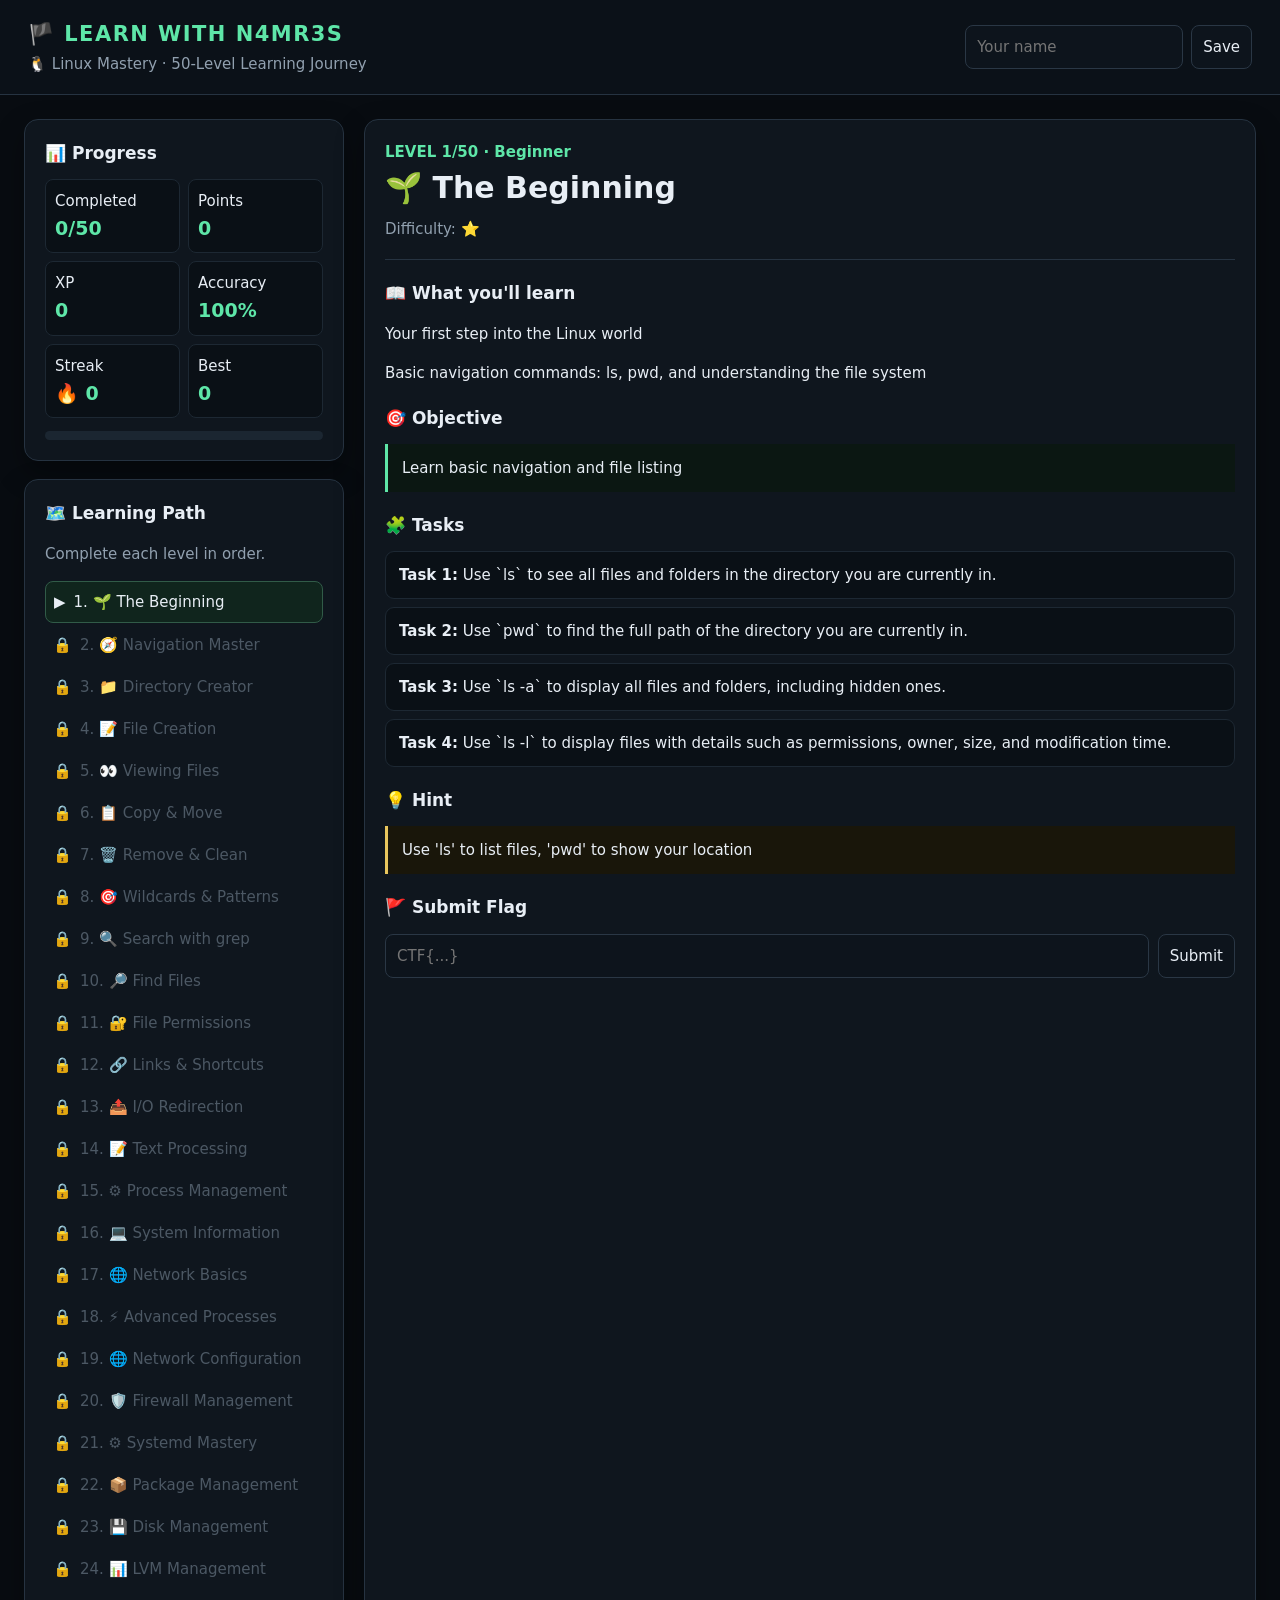
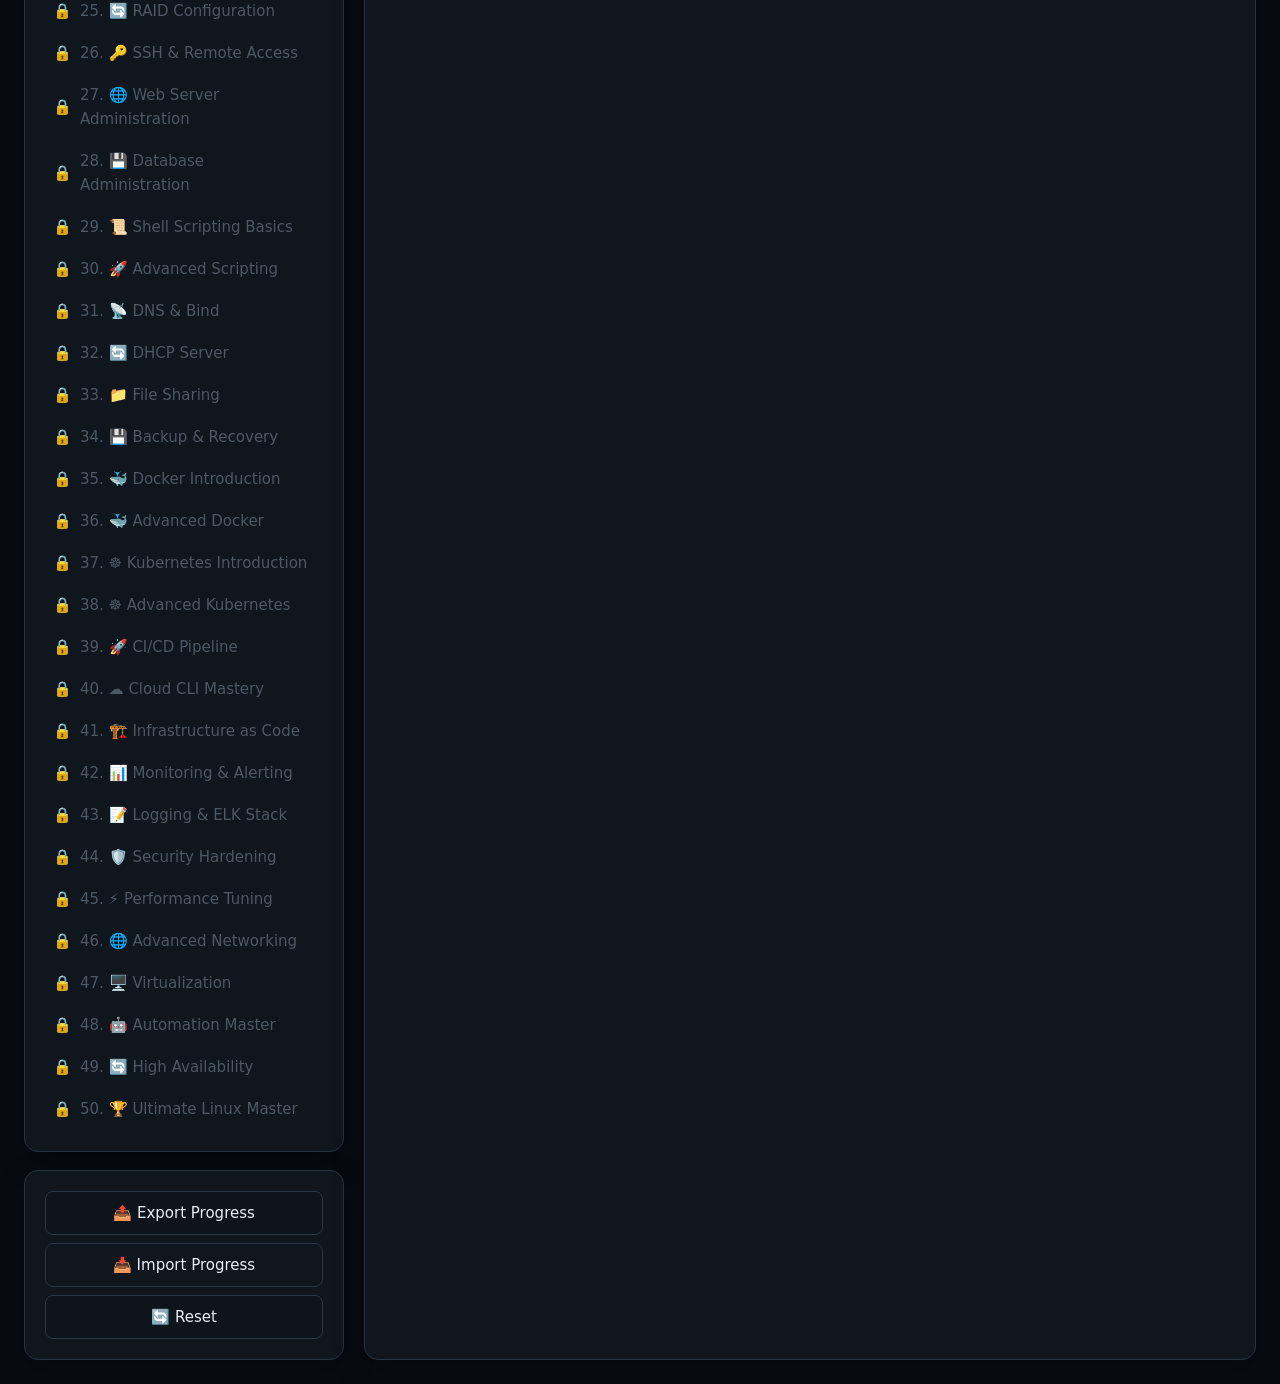
<file: index.html>
<!DOCTYPE html>
<html lang="en">
<head>
    <meta charset="UTF-8">
    <meta name="viewport" content="width=device-width, initial-scale=1.0">
    <meta http-equiv="refresh" content="0; url=portal/">
    <title>LEARN WITH N4MR3S — Linux Mastery</title>
</head>
<body>
    <p>Opening LEARN WITH N4MR3S...</p>
    <p>
        <a href="portal/">Open the Learning Portal</a>
    </p>
</body>
</html>
</file>
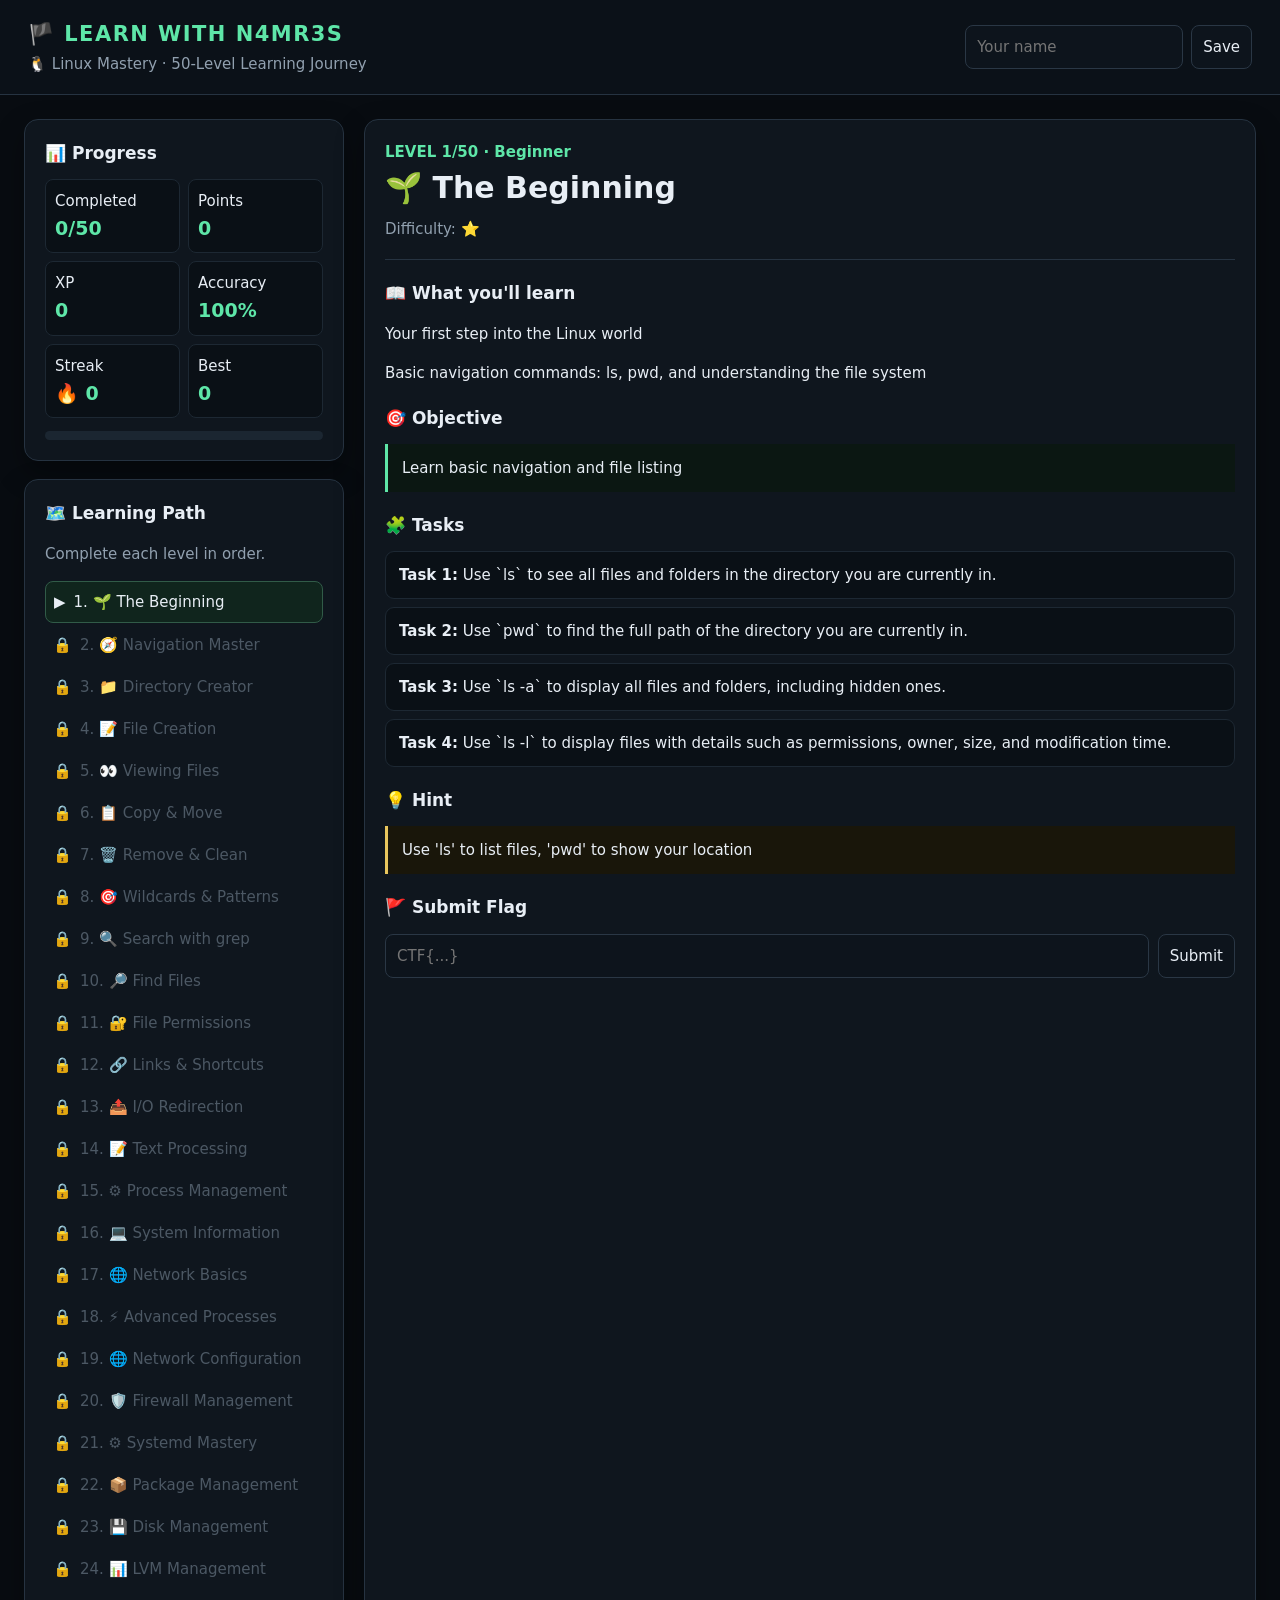
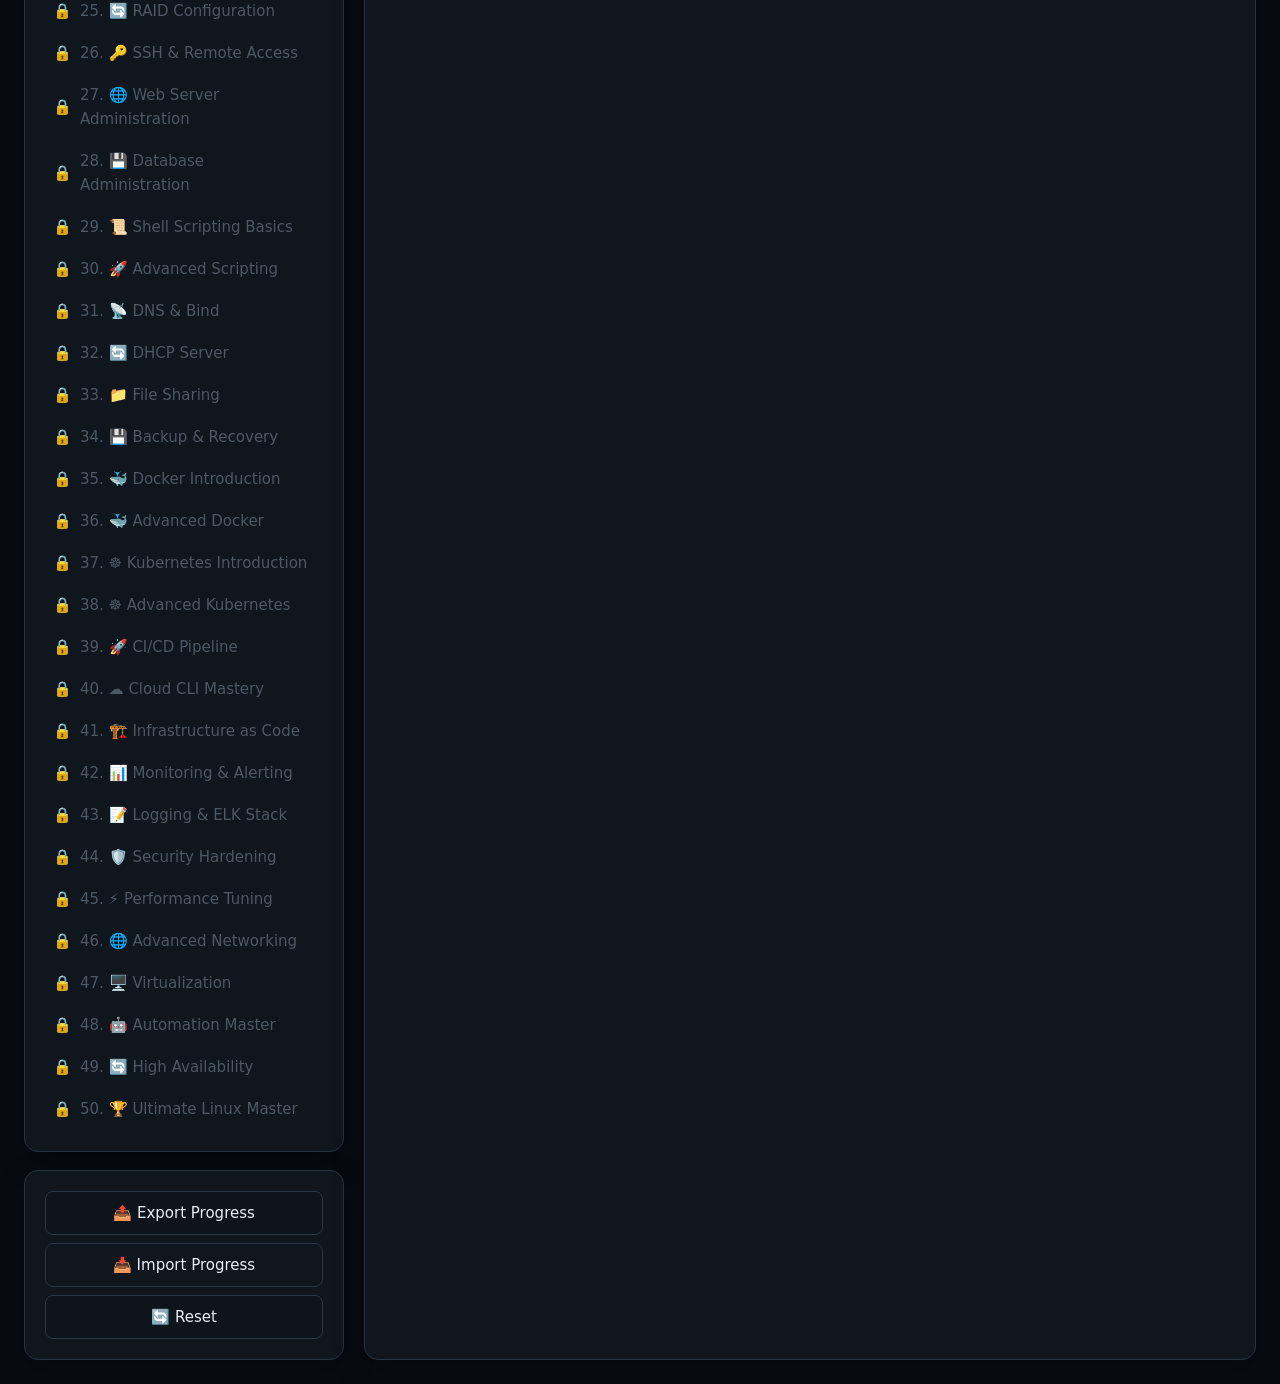
<file: portal/index.html>
<!doctype html>
<html lang="en">
<head>
<meta charset="utf-8">
<meta name="viewport" content="width=device-width,initial-scale=1">
<title>LEARN WITH N4MR3S — Linux Mastery</title>
<link rel="stylesheet" href="style.css">
</head>
<body>
<header>
  <div>
    <div class="brand">🏴 LEARN WITH N4MR3S</div>
    <div class="tag">🐧 Linux Mastery · 50-Level Learning Journey</div>
  </div>
  <div class="player"><input id="name" placeholder="Your name" maxlength="30"><button id="saveName">Save</button></div>
</header>

<main>
  <aside>
    <section class="card">
      <h2>📊 Progress</h2>
      <div id="stats"></div>
      <div class="bar"><span id="bar"></span></div>
    </section>
    <section class="card">
      <h2>🗺️ Learning Path</h2>
      <p class="muted">Complete each level in order.</p>
      <div id="levels"></div>
    </section>
    <section class="card tools">
      <button id="export">📤 Export Progress</button>
      <label>📥 Import Progress <input id="import" type="file" accept=".json"></label>
      <button id="reset" class="danger">🔄 Reset</button>
    </section>
  </aside>

  <section id="main" class="card"></section>
</main>

<script src="challenges.js"></script>
<script src="app.js"></script>
</body>
</html>
</file>
<file: portal/style.css>
*{box-sizing:border-box}body{margin:0;background:#080c11;color:#e8eef5;font:15px/1.6 system-ui,sans-serif}header{padding:18px 28px;border-bottom:1px solid #263341;background:#0b1118;display:flex;justify-content:space-between;align-items:center;gap:20px;position:sticky;top:0;z-index:2}.brand{font-size:21px;font-weight:800;color:#5ee6a8;letter-spacing:.07em}.tag,.muted{color:#91a0af}.player{display:flex;gap:8px}input,button{font:inherit;border-radius:8px;border:1px solid #2a3745;padding:9px 11px;background:#0d141c;color:#e8eef5}button{cursor:pointer}button:hover{border-color:#5ee6a8}main{max-width:1400px;margin:auto;padding:24px;display:grid;grid-template-columns:320px 1fr;gap:20px}.card{background:#0f161e;border:1px solid #263341;border-radius:14px;padding:20px;box-shadow:0 12px 30px #0005}aside{display:flex;flex-direction:column;gap:18px}h1{margin:0 0 5px;font-size:30px}h2{margin:0 0 12px;font-size:17px}.statgrid{display:grid;grid-template-columns:1fr 1fr;gap:8px}.stat{background:#0a1016;border:1px solid #1d2833;border-radius:8px;padding:9px}.stat b{display:block;font-size:19px;color:#5ee6a8}.bar{height:9px;background:#1b2631;border-radius:9px;overflow:hidden;margin-top:13px}.bar span{display:block;height:100%;background:#5ee6a8}.row{display:flex;align-items:center;gap:8px;padding:8px;border-radius:8px;margin:2px 0;color:#91a0af}.row.current{border:1px solid #315b48;background:#10251d;color:#e8eef5}.row.done{color:#5ee6a8}.row.locked{color:#4c5864}.row button{border:0;background:transparent;padding:0;text-align:left;flex:1;color:inherit}.hero{display:flex;justify-content:space-between;border-bottom:1px solid #263341;padding-bottom:18px;margin-bottom:18px}.level{color:#5ee6a8;font-weight:700}.meta{color:#91a0af}.section{margin:20px 0}.objective{border-left:3px solid #5ee6a8;background:#0b1712;padding:12px 14px}.task{padding:11px 13px;background:#0a1016;border:1px solid #1d2833;border-radius:9px;margin:8px 0}.hint{border-left:3px solid #e8c65e;background:#19160a;padding:12px 14px}.submit{display:flex;gap:9px}.submit input{flex:1}.success{color:#5ee6a8}.error{color:#ff7777}.tools{display:grid;gap:8px}.tools label{text-align:center;border:1px solid #2a3745;border-radius:8px;padding:9px;cursor:pointer}.tools label input{display:none}.danger:hover{border-color:#ff7777}@media(max-width:850px){header{position:static;flex-direction:column;align-items:stretch}main{grid-template-columns:1fr}}
</file>
